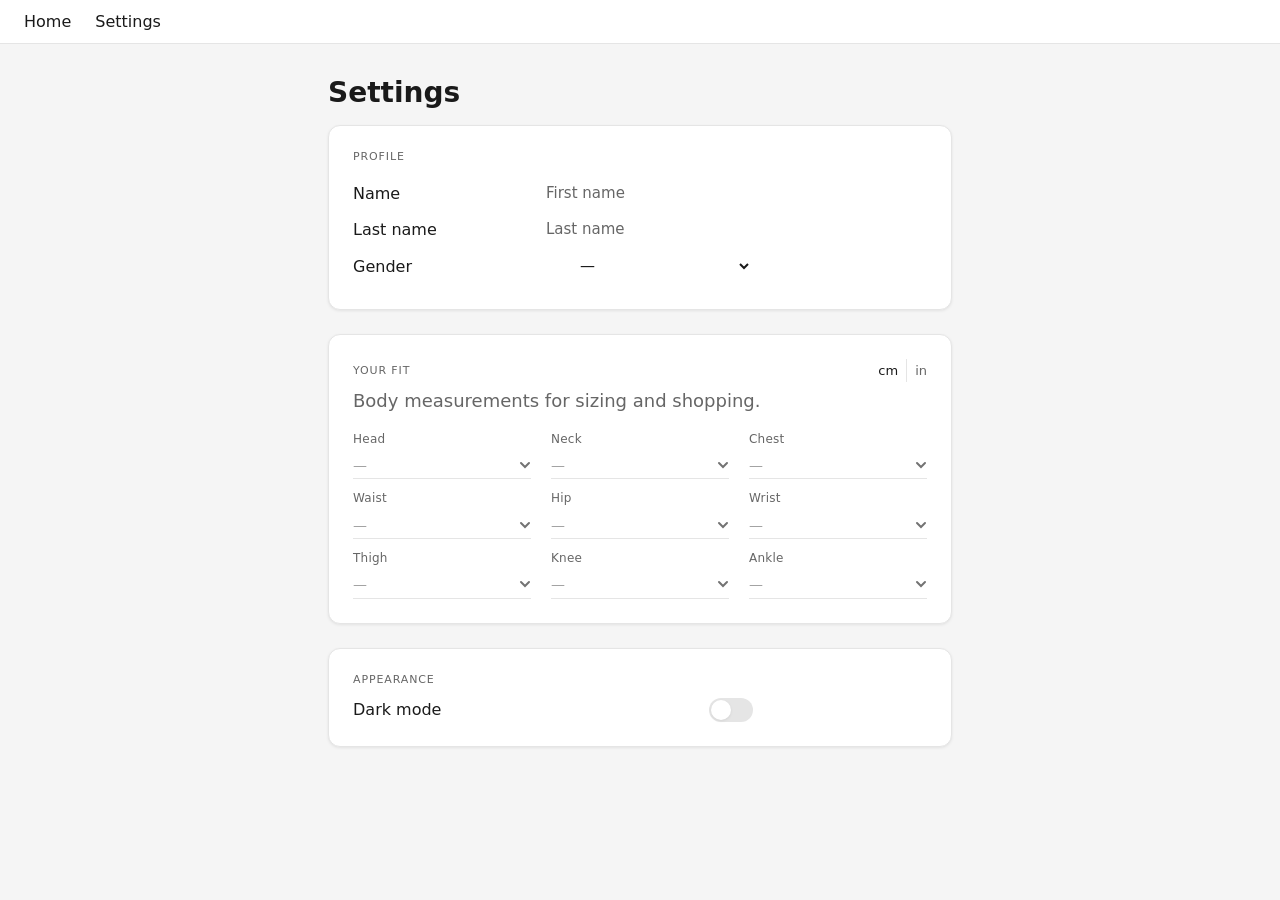
<file: settings.html>
<!DOCTYPE html>
<html lang="en">
<head>
  <meta charset="UTF-8">
  <meta name="viewport" content="width=device-width, initial-scale=1.0, viewport-fit=cover">
  <title>Settings</title>
  <link rel="stylesheet" href="styles.css">
</head>
<body>
  <nav>
    <a href="index.html">Home</a>
    <a href="settings.html">Settings</a>
  </nav>
  <main>
    <h1>Settings</h1>
    <section class="settings-section">
      <h2 class="section-label">Profile</h2>
      <div class="setting-row">
        <label for="profile-name">Name</label>
        <input type="text" id="profile-name" class="setting-input" placeholder="First name" autocomplete="given-name">
      </div>
      <div class="setting-row">
        <label for="profile-last-name">Last name</label>
        <input type="text" id="profile-last-name" class="setting-input" placeholder="Last name" autocomplete="family-name">
      </div>
      <div class="setting-row">
        <label for="profile-gender">Gender</label>
        <select id="profile-gender" class="setting-input setting-select" aria-label="Gender">
          <option value="">—</option>
          <option value="man">Man</option>
          <option value="woman">Woman</option>
          <option value="fluid">Fluid</option>
        </select>
      </div>
    </section>
    <section class="fit-section settings-section" aria-labelledby="fit-heading">
      <div class="fit-section-header">
        <h2 class="section-label" id="fit-heading">Your fit</h2>
        <div class="fit-unit-toggle" role="group" aria-label="Measurement unit">
          <button type="button" class="fit-unit-btn" data-unit="cm" aria-pressed="true">cm</button>
          <button type="button" class="fit-unit-btn" data-unit="in" aria-pressed="false">in</button>
        </div>
      </div>
      <p class="fit-section-desc hero-tagline" id="fit-section-desc">Body measurements for sizing and shopping.</p>
      <div class="fit-measurements" id="fit-measurements">
        <div class="fit-field">
          <label for="fit-head">Head</label>
          <select id="fit-head" class="fit-select" aria-label="Head circumference cm"></select>
        </div>
        <div class="fit-field">
          <label for="fit-neck">Neck</label>
          <select id="fit-neck" class="fit-select" aria-label="Neck circumference cm"></select>
        </div>
        <div class="fit-field">
          <label for="fit-chest">Chest</label>
          <select id="fit-chest" class="fit-select" aria-label="Chest circumference cm"></select>
        </div>
        <div class="fit-field">
          <label for="fit-waist">Waist</label>
          <select id="fit-waist" class="fit-select" aria-label="Waist circumference cm"></select>
        </div>
        <div class="fit-field">
          <label for="fit-hip">Hip</label>
          <select id="fit-hip" class="fit-select" aria-label="Hip circumference cm"></select>
        </div>
        <div class="fit-field">
          <label for="fit-wrist">Wrist</label>
          <select id="fit-wrist" class="fit-select" aria-label="Wrist circumference cm"></select>
        </div>
        <div class="fit-field">
          <label for="fit-thigh">Thigh</label>
          <select id="fit-thigh" class="fit-select" aria-label="Thigh circumference cm"></select>
        </div>
        <div class="fit-field">
          <label for="fit-knee">Knee</label>
          <select id="fit-knee" class="fit-select" aria-label="Knee circumference cm"></select>
        </div>
        <div class="fit-field">
          <label for="fit-ankle">Ankle</label>
          <select id="fit-ankle" class="fit-select" aria-label="Ankle circumference cm"></select>
        </div>
      </div>
    </section>
    <section class="settings-section">
      <h2 class="section-label">Appearance</h2>
      <div class="setting-row">
        <label for="dark-mode-toggle">Dark mode</label>
        <button type="button" id="dark-mode-toggle" class="toggle" role="switch" aria-checked="false">
          <span class="toggle-track">
            <span class="toggle-thumb"></span>
          </span>
        </button>
      </div>
    </section>
  </main>
  <script src="theme.js"></script>
  <script src="settings.js"></script>
</body>
</html>
</file>
<file: styles.css>
:root {
  --bg: #f5f5f5;
  --surface: #ffffff;
  --text: #1a1a1a;
  --text-muted: #666;
  --accent: #2563eb;
  --accent-hover: #1d4ed8;
  --border: #e5e5e5;
  --nav-bg: #fff;
  --shadow: rgba(0, 0, 0, 0.08);
  --viewport-height: 100vh;
}

[data-theme="dark"] {
  --bg: #0f0f0f;
  --surface: #1a1a1a;
  --text: #f0f0f0;
  --text-muted: #a0a0a0;
  --accent: #3b82f6;
  --accent-hover: #60a5fa;
  --border: #2a2a2a;
  --nav-bg: #141414;
  --shadow: rgba(0, 0, 0, 0.3);
}

* {
  box-sizing: border-box;
}

/* View Transitions: smooth morph between list and grid */
@supports (view-transition-name: none) {
  ::view-transition-group(*) {
    animation-duration: 0.45s;
    animation-timing-function: cubic-bezier(0.32, 0.72, 0, 1);
  }
  ::view-transition-old(*),
  ::view-transition-new(*) {
    animation-duration: 0.45s;
    animation-timing-function: cubic-bezier(0.32, 0.72, 0, 1);
  }
}

body {
  margin: 0;
  min-height: 100vh;
  font-family: system-ui, -apple-system, sans-serif;
  background: var(--bg);
  color: var(--text);
  transition: background 0.2s, color 0.2s;
}

nav {
  background: var(--nav-bg);
  border-bottom: 1px solid var(--border);
  padding: 0.75rem 1.5rem;
  display: flex;
  gap: 1.5rem;
}

nav a {
  color: var(--text);
  text-decoration: none;
  font-weight: 500;
}

nav a:hover {
  color: var(--accent);
}

main {
  max-width: 42rem;
  margin: 0 auto;
  padding: 2rem 1.5rem;
}

h1 {
  margin: 0 0 1rem;
  font-size: 1.75rem;
}

h2 {
  margin: 0 0 1rem;
  font-size: 1.1rem;
  font-weight: 600;
  color: var(--text-muted);
}

p {
  margin: 0;
  color: var(--text-muted);
}

a {
  color: var(--accent);
}

a:hover {
  color: var(--accent-hover);
}

.settings-section {
  background: var(--surface);
  border: 1px solid var(--border);
  border-radius: 12px;
  padding: 1.5rem;
  margin-bottom: 1.5rem;
  box-shadow: 0 1px 3px var(--shadow);
}

.settings-section:last-child {
  margin-bottom: 0;
}

.setting-row {
  width: 400px;
  display: flex;
  align-items: center;
  justify-content: space-between;
  gap: 0.5rem;
}

.setting-row label {
  font-weight: 500;
  cursor: pointer;
}

.setting-input {
  max-width: 16rem;
  padding: 0.5rem 0.75rem;
  font-size: 0.9375rem;
  font-family: inherit;
  color: var(--text);
  background: transparent;
  border: 1px solid transparent;
  border-radius: 8px;
  transition: background 0.2s, border-color 0.2s;
}

.setting-input::placeholder {
  color: var(--text-muted);
}

.setting-input:focus {
  outline: none;
  background: var(--bg);
  border-color: var(--accent);
}

.setting-select {
  width: 190px;
  min-width: 10rem;
  padding-right: 2rem;
  appearance: auto;
  cursor: pointer;
}

/* Toggle switch */
.toggle {
  --track-width: 44px;
  --track-height: 24px;
  --thumb-size: 20px;
  --thumb-offset: 2px;
  background: none;
  border: none;
  padding: 0;
  cursor: pointer;
  display: inline-flex;
  align-items: center;
}

.toggle-track {
  width: var(--track-width);
  height: var(--track-height);
  background: var(--border);
  border-radius: 999px;
  position: relative;
  transition: background 0.2s;
}

.toggle-thumb {
  position: absolute;
  top: var(--thumb-offset);
  left: var(--thumb-offset);
  width: var(--thumb-size);
  height: var(--thumb-size);
  background: var(--surface);
  border-radius: 50%;
  box-shadow: 0 1px 3px var(--shadow);
  transition: transform 0.2s;
}

.toggle[aria-checked="true"] .toggle-track {
  background: var(--accent);
}

.toggle[aria-checked="true"] .toggle-thumb {
  transform: translateX(calc(var(--track-width) - var(--thumb-size) - 2 * var(--thumb-offset)));
}

.toggle:focus-visible {
  outline: 2px solid var(--accent);
  outline-offset: 2px;
  border-radius: 999px;
}

/* ----- Landing (Armadio) ----- */
/* Default: light (theme.js sets data-theme="" for light) */
.landing {
  --landing-bg: #fafafa;
  --landing-surface: #ffffff;
  --landing-surface-dim: #f0f0f0;
  --landing-text: #171717;
  --landing-muted: #737373;
  --landing-tagline-sub: #a3a3a3;
  --landing-border: #e5e5e5;
  --landing-accent: #525252;
  --landing-accent-hover: #171717;
  --landing-shadow: rgba(0, 0, 0, 0.06);
}

[data-theme="dark"] .landing {
  --landing-bg: #0a0a0a;
  --landing-surface: #111111;
  --landing-surface-dim: #0d0d0d;
  --landing-text: #eaeaea;
  --landing-muted: #737373;
  --landing-tagline-sub: #525252;
  --landing-border: #262626;
  --landing-accent: #a3a3a3;
  --landing-accent-hover: #eaeaea;
  --landing-shadow: rgba(0, 0, 0, 0.4);
  --landing-avatar-border: rgba(255, 255, 255, 0.08);
}

.landing {
  background: var(--landing-bg);
  color: var(--landing-text);
}

.landing {
  font-family: 'DM Sans', system-ui, -apple-system, sans-serif;
  min-height: 100vh;
  display: flex;
  flex-direction: column;
}

.landing-nav {
  display: flex;
  align-items: center;
  justify-content: space-between;
  padding: 1.25rem 2rem;
  border-bottom: 1px solid var(--landing-border);
  background: var(--landing-bg);
}

.landing-nav .logo {
  display: inline-flex;
  align-items: center;
  gap: 0.5rem;
  font-weight: 600;
  font-size: 1rem;
  letter-spacing: -0.02em;
  color: var(--landing-text);
  text-decoration: none;
}

.logo-icon {
  display: inline-flex;
  flex-shrink: 0;
}

.logo-icon svg {
  width: 28px;
  height: 28px;
}

.logo-outer {
  fill: #171717;
}

.logo-triangle {
  fill: #fafafa;
}

[data-theme="dark"] .logo-outer {
  fill: #eaeaea;
}

[data-theme="dark"] .logo-triangle {
  fill: #0a0a0a;
}

.landing-nav .logo:hover {
  color: var(--landing-accent-hover);
}

.landing-nav .nav-link {
  font-size: 0.875rem;
  color: var(--landing-muted);
  text-decoration: none;
}

.landing-nav .nav-link:hover {
  color: var(--landing-text);
}

.landing-main {
  flex: 1;
  max-width: 42rem;
  margin: 0 auto;
  padding: 4rem 2rem 6rem;
  width: 100%;
}

.hero {
  margin-bottom: 2.5rem;
}

.hero-inner {
  display: flex;
  align-items: center;
  justify-content: space-between;
  gap: 1.5rem;
}

.hero-text {
  min-width: 0;
}

.hero-title {
  font-size: clamp(2.25rem, 5vw, 3rem);
  font-weight: 600;
  letter-spacing: -0.03em;
  margin: 0 0 0.75rem;
  color: var(--landing-text);
}

.hero-add {
  display: flex;
  flex-direction: column;
  align-items: center;
  gap: 0.375rem;
  flex-shrink: 0;
}

.add-hero-btn {
  width: 80px;
  height: 80px;
  gap: 0px;
  border-radius: 50%;
  border: 1px solid var(--landing-border);
  background: var(--landing-surface);
  color: var(--landing-muted);
  cursor: pointer;
  display: flex;
  align-items: center;
  justify-content: center;
  padding: 0;
  transition: transform 0.2s ease, box-shadow 0.2s ease, background 0.2s ease;
  font: inherit;
}

.add-hero-btn:hover {
  transform: scale(1.03);
  box-shadow: 0 8px 24px var(--landing-shadow);
  background: var(--landing-surface);
  color: var(--landing-text);
}

.add-hero-btn:focus-visible {
  outline: 2px solid var(--accent);
  outline-offset: 2px;
}

.add-hero-btn-icon {
  display: flex;
  align-items: center;
  justify-content: center;
  line-height: 0;
}

.add-hero-btn-icon svg {
  width: 24px;
  height: 24px;
}

.hero-tagline {
  font-size: 1.125rem;
  color: var(--landing-muted);
  margin: 0;
  line-height: 1.2;
  font-weight: 400;
}

.hero-tagline-line2 {
  color: var(--landing-tagline-sub);
}

.section-label {
  font-size: 0.6875rem;
  font-weight: 500;
  letter-spacing: 0.08em;
  text-transform: uppercase;
  color: var(--landing-muted, var(--text-muted));
  margin: 0 0 1.25rem;
}

.settings-section .section-label {
  margin-bottom: 0.75rem;
}

.feature-grid {
  display: grid;
  gap: 1.5rem;
  margin-bottom: 2rem;
}

/* ----- Your items ----- */
.items-section {
  margin-bottom: 3.5rem;
}

.items-section-header {
  display: flex;
  align-items: center;
  justify-content: space-between;
  gap: 1rem;
  margin-bottom: 1.25rem;
}

.items-section-header .section-label {
  margin: 0;
}

.items-view-toggle {
  display: inline-flex;
  align-items: center;
  gap: 0.35rem;
  font-size: 0.6875rem;
  font-weight: 500;
  letter-spacing: 0.08em;
  text-transform: uppercase;
  color: var(--landing-muted, var(--text-muted));
  background: none;
  border: none;
  padding: 0.25rem 0;
  cursor: pointer;
  font-family: inherit;
  flex-shrink: 0;
  transition: color 0.15s;
}

.items-view-toggle-icon {
  display: inline-flex;
  align-items: center;
  justify-content: center;
  color: inherit;
}

.items-view-toggle-icon svg {
  display: block;
}

.items-view-toggle:hover {
  color: var(--landing-text);
}

.items-view-toggle:focus-visible {
  outline: 2px solid var(--accent);
  outline-offset: 2px;
  border-radius: 4px;
}

.items-grid {
  display: none;
  column-count: 3;
  column-gap: 1rem;
}

.items-grid.is-visible {
  display: block;
}

.items-section.has-items.items-view-grid .items-list {
  display: none;
}

.items-grid-card {
  break-inside: avoid;
  margin-bottom: 1rem;
  cursor: pointer;
  background: transparent;
  transition: transform 0.2s ease;
}

.items-grid-card:hover .items-grid-card-photo {
  box-shadow: 0 8px 24px var(--landing-shadow);
}

.items-grid-card-photo {
  position: relative;
  width: 100%;
  border-radius: 12px;
  overflow: visible;
  background: var(--landing-surface-dim);
  border: 1px solid var(--landing-border);
  transition: box-shadow 0.2s ease;
}

.items-grid-card-photo > img {
  display: block;
  width: 100%;
  border-radius: 12px;
  overflow: hidden;
}

.items-grid-card-photo > .items-grid-card-photo-placeholder {
  display: flex;
  align-items: center;
  justify-content: center;
  width: 100%;
  border-radius: 12px;
  overflow: hidden;
}

.items-grid-card-photo img {
  width: 100%;
  height: auto;
  vertical-align: middle;
}

.items-grid-card-menu-btn {
  position: absolute;
  top: 6px;
  right: 6px;
  width: 32px;
  height: 32px;
  display: flex;
  align-items: center;
  justify-content: center;
  padding: 0;
  border: none;
  border-radius: 8px;
  background: rgba(255, 255, 255, 0.5);
  backdrop-filter: blur(8px);
  -webkit-backdrop-filter: blur(8px);
  color: rgba(0, 0, 0, 0.8);
  cursor: pointer;
  transition: background 0.15s, color 0.15s;
}

.items-grid-card-menu-btn:hover {
  background: rgba(255, 255, 255, 0.75);
  color: rgba(0, 0, 0, 0.95);
}

.items-grid-card-menu-btn:focus-visible {
  outline: 2px solid rgba(0, 0, 0, 0.4);
  outline-offset: 2px;
}

.items-grid-card-menu {
  position: absolute;
  top: 38px;
  right: 6px;
  min-width: 120px;
  padding: 4px 0;
  background: var(--landing-surface);
  border: 1px solid var(--landing-border);
  border-radius: 10px;
  box-shadow: 0 8px 24px var(--landing-shadow);
  z-index: 10;
  display: flex;
  flex-direction: column;
}

.items-grid-card-menu[hidden] {
  display: none;
}

.items-grid-card-menu-item {
  display: block;
  width: 100%;
  padding: 0.5rem 0.75rem;
  font-size: 0.8125rem;
  font-family: inherit;
  text-align: left;
  color: var(--landing-text);
  background: none;
  border: none;
  cursor: pointer;
  transition: background 0.1s;
}

.items-grid-card-menu-item:hover {
  background: var(--landing-surface-dim);
}

.items-grid-card-menu-item:focus-visible {
  outline: none;
  background: var(--landing-surface-dim);
}

.items-grid-card-photo-placeholder {
  width: 100%;
  aspect-ratio: 1;
  display: flex;
  align-items: center;
  justify-content: center;
  color: var(--landing-muted);
  background: var(--landing-surface-dim);
  border-radius: 12px;
  border: 1px solid var(--landing-border);
}

.items-grid-card-photo-placeholder svg {
  width: 32px;
  height: 32px;
}

.items-grid-card-info {
  display: flex;
  align-items: flex-start;
  gap: 0.5rem;
  padding: 0.5rem 0 0;
  background: transparent;
}

.items-grid-card-avatar {
  width: 24px;
  height: 24px;
  min-width: 24px;
  border-radius: 50%;
  overflow: hidden;
  background: var(--landing-surface-dim);
  border: 1px solid var(--landing-avatar-border, rgba(0, 0, 0, 0.06));
  display: flex;
  align-items: center;
  justify-content: center;
}

.items-grid-card-avatar img {
  width: 100%;
  height: 100%;
  object-fit: cover;
}

.items-grid-card-avatar-initials {
  font-size: 0.5625rem;
  font-weight: 600;
  color: var(--landing-muted);
  letter-spacing: 0.02em;
}

.items-grid-card-text {
  min-width: 0;
}

.items-grid-card-line1 {
  font-size: 0.6875rem;
  font-weight: 500;
  color: var(--landing-text);
  margin: 0;
  line-height: 1.3;
  white-space: nowrap;
  overflow: hidden;
  text-overflow: ellipsis;
}

.items-grid-card-line2 {
  font-size: 0.625rem;
  color: var(--landing-muted);
  margin: 0.11rem 0 0;
  line-height: 1.3;
  white-space: nowrap;
  overflow: hidden;
  display: flex;
  align-items: center;
  gap: 2px;
}

.items-grid-card-line2 .items-grid-card-line2-text {
  min-width: 0;
  overflow: hidden;
  text-overflow: ellipsis;
}

.items-grid-card-line2 .items-grid-card-swatch {
  flex-shrink: 0;
  width: 10px;
  height: 10px;
  min-width: 10px;
  border-radius: 50%;
  border: 1px solid rgba(0, 0, 0, 0.12);
  vertical-align: middle;
}

.items-grid-card-line2 .items-grid-card-swatch + .items-grid-card-swatch {
  margin-left: -6px;
}

[data-theme="dark"] .items-grid-card-line2 .items-grid-card-swatch {
  border-color: rgba(255, 255, 255, 0.2);
}

@media (max-width: 480px) {
  .items-grid {
    column-count: 2;
    column-gap: 0.75rem;
  }
  .items-grid-card {
    margin-bottom: 0.75rem;
  }
}

/* ----- Your style ----- */
.style-section {
  margin-bottom: 3.5rem;
}

.style-summary.hero-tagline {
  margin: 0;
}

/* ----- Your fit ----- */
body:not(.landing) .fit-section {
  --landing-text: var(--text);
  --landing-muted: var(--text-muted);
  --landing-border: var(--border);
  --landing-surface: var(--surface);
  --landing-surface-dim: var(--bg);
  --landing-shadow: var(--shadow);
}

.fit-section {
  margin-bottom: 3.5rem;
}

.fit-section.settings-section {
  margin-bottom: 1.5rem;
}

.fit-section-header {
  display: flex;
  align-items: center;
  justify-content: space-between;
  gap: 1rem;
  margin-bottom: 0.5rem;
}

.fit-section-header .section-label {
  margin: 0;
}

.fit-unit-toggle {
  display: inline-flex;
  align-items: center;
  gap: 0;
}

.fit-unit-btn {
  padding: 0.25rem 0;
  font-size: 0.8125rem;
  font-weight: 500;
  font-family: inherit;
  color: var(--landing-muted);
  background: none;
  border: none;
  cursor: pointer;
  transition: color 0.15s;
}

.fit-unit-btn:last-child {
  border-left: 1px solid var(--landing-border);
  padding-left: 0.5rem;
  margin-left: 0.5rem;
}

.fit-unit-btn:hover {
  color: var(--landing-text);
}

.fit-unit-btn.is-active,
.fit-unit-btn[aria-pressed="true"] {
  color: var(--landing-text);
}

.fit-unit-btn:focus-visible {
  outline: 2px solid var(--accent);
  outline-offset: 2px;
  border-radius: 2px;
}

.fit-section-desc.hero-tagline {
  margin: 0 0 1.25rem;
  font-size: 1.125rem;
  color: var(--landing-muted);
  line-height: 1.2;
}

.fit-measurements {
  display: grid;
  grid-template-columns: repeat(3, 1fr);
  gap: 0.75rem 1.25rem;
}

.fit-field {
  display: flex;
  flex-direction: column;
  gap: 0.35rem;
}

.fit-field label {
  font-size: 0.75rem;
  font-weight: 500;
  color: var(--landing-muted);
  letter-spacing: 0.02em;
}

.fit-select {
  width: 100%;
  min-width: 8rem;
  max-width: none;
  padding: 0.35rem 1.75rem 0.35rem 0;
  font-size: 0.875rem;
  font-family: inherit;
  color: var(--landing-text);
  background: transparent;
  border: none;
  border-bottom: 1px solid var(--landing-border);
  border-radius: 0;
  transition: border-color 0.15s;
  appearance: none;
  -webkit-appearance: none;
  background-image: url("data:image/svg+xml,%3Csvg xmlns='http://www.w3.org/2000/svg' width='12' height='12' viewBox='0 0 12 12' fill='none' stroke='%23737373' stroke-width='2' stroke-linecap='round'%3E%3Cpath d='M2 4l4 4 4-4'/%3E%3C/svg%3E");
  background-repeat: no-repeat;
  background-position: right 0 center;
  cursor: pointer;
}

.fit-select:hover {
  border-bottom-color: var(--landing-muted);
}

.fit-select:focus {
  outline: none;
  border-bottom-color: var(--landing-accent, var(--accent));
}

.fit-select.is-placeholder {
  color: #a3a3a3;
}

.items-list {
  list-style: none;
  margin: 0;
  padding: 0;
  display: flex;
  flex-direction: column;
  gap: 0.75rem;
}

.items-list li {
  display: flex;
  align-items: center;
  justify-content: space-between;
  min-height: 68px;
  padding: 0.875rem 1rem;
  background: transparent;
  border: none;
  border-top: 1px solid var(--landing-border);
  border-radius: 0;
  font-size: 0.875rem;
  color: var(--landing-text);
  gap: 1rem;
  transition: background 0.2s ease, box-shadow 0.2s ease, border-radius 0.2s ease, transform 0.2s ease;
}

.items-list li:has(.item-drag-handle:hover),
.items-list li.is-dragging {
  background: #fff;
  box-shadow: 0 8px 24px var(--landing-shadow);
  border-radius: 12px;
}

/* SortableJS: placeholder for drop target */
.items-list .sortable-ghost {
  opacity: 0.35;
  background: var(--landing-surface-dim);
  border: 2px dashed var(--landing-border);
  border-radius: 12px;
  min-height: 68px;
}

.items-list .sortable-drag {
  opacity: 0.95;
  box-shadow: 0 12px 32px var(--landing-shadow);
}

.items-list .item-drag-handle {
  display: flex;
  align-items: center;
  justify-content: center;
  flex-shrink: 0;
  width: 36px;
  height: 36px;
  margin: 0;
  padding: 0;
  font: inherit;
  color: var(--landing-muted);
  cursor: grab;
  border: none;
  background: none;
  border-radius: 8px;
  transition: color 0.15s, background 0.15s;
}

.items-list .item-drag-handle:hover {
  color: var(--landing-text);
  background: var(--landing-surface-dim);
}

.items-list .item-drag-handle:active {
  cursor: grabbing;
}

.items-list .item-photo {
  flex: 0 0 68px;
  width: 68px;
  height: 68px;
  min-width: 68px;
  min-height: 68px;
  border-radius: 12px;
  overflow: hidden;
  background: var(--landing-surface-dim);
  border: 1px solid var(--landing-border);
  display: flex;
  align-items: center;
  justify-content: center;
}

.items-list .item-photo[data-index] {
  cursor: pointer;
  overflow: visible;
  transition: transform 0.2s ease, box-shadow 0.2s ease;
}

.items-list .item-photo[data-index]:hover {
  transform: scale(1.03);
  box-shadow: 0 8px 24px var(--landing-shadow);
}

.items-list .item-photo-crop {
  display: block;
  width: 100%;
  height: 100%;
  min-width: 0;
  min-height: 0;
  border-radius: 12px;
  overflow: hidden;
}

.items-list .item-photo img {
  width: 100%;
  height: 100%;
  object-fit: cover;
}

.items-list .item-photo--placeholder {
  cursor: pointer;
  color: var(--landing-muted);
  background: #fff;
  transition: transform 0.2s ease, box-shadow 0.2s ease, background 0.2s ease, border-color 0.2s ease, color 0.2s ease;
  position: relative;
}

.items-list .item-photo-placeholder-icon {
  display: flex;
  align-items: center;
  justify-content: center;
}

.items-list .item-photo-placeholder-icon svg {
  width: 24px;
  height: 24px;
}

.items-list .item-photo--placeholder:hover {
  transform: scale(1.03);
  box-shadow: 0 8px 24px var(--landing-shadow);
  background: var(--landing-surface);
  border-color: var(--landing-border);
  color: var(--landing-text);
}

.items-list .item-photo--placeholder:hover::after {
  opacity: 1;
}

.items-list .item-photo--placeholder::after {
  content: attr(data-tooltip);
  position: absolute;
  bottom: calc(100% + 8px);
  left: 50%;
  transform: translateX(-50%);
  padding: 0.375rem 0.625rem;
  background: #fff;
  color: #6b7280;
  font-size: 0.75rem;
  font-weight: 500;
  white-space: nowrap;
  border-radius: 6px;
  box-shadow: 0 2px 8px rgba(0, 0, 0, 0.12);
  opacity: 0;
  pointer-events: none;
  transition: opacity 0.15s;
}

.items-list .item-photo--placeholder:focus-visible {
  outline: 2px solid var(--accent);
  outline-offset: 2px;
}

.items-list button.item-photo--placeholder {
  font-family: inherit;
}

.items-list .item-avatar {
  width: 40px;
  height: 40px;
  min-width: 40px;
  border-radius: 50%;
  overflow: hidden;
  background: #ffffff;
  display: flex;
  align-items: center;
  justify-content: center;
  border: 1px solid var(--landing-avatar-border, rgba(0, 0, 0, 0.06));
}

.items-list .item-avatar img {
  width: 100%;
  height: 100%;
  object-fit: cover;
  filter: brightness(0.97) contrast(1.02);
}

.items-list .item-avatar-initials {
  font-size: 0.75rem;
  font-weight: 600;
  color: var(--landing-muted);
  letter-spacing: 0.02em;
}

.items-list .item-avatar--initials .item-avatar-initials {
  display: flex;
}

.items-list .item-content {
  flex: 1;
  min-width: 0;
}

.items-list .item-actions {
  display: flex;
  align-items: center;
  gap: 0.25rem;
  flex-shrink: 0;
}

.items-list .item-action {
  display: inline-flex;
  align-items: center;
  justify-content: center;
  padding: 0.375rem;
  color: var(--landing-muted);
  background: none;
  border: none;
  border-radius: 6px;
  cursor: pointer;
  transition: color 0.15s, background 0.15s;
}

.items-list .item-action:hover {
  color: var(--landing-text);
  background: var(--landing-surface-dim);
}

.items-list .item-action.item-delete:hover {
  color: #b91c1c;
}

.items-list .item-name {
  font-weight: 500;
}

.items-list .item-meta {
  color: var(--landing-muted);
  font-size: 0.8125rem;
  margin-top: 0.25rem;
  display: flex;
  align-items: center;
  gap: 0.35rem;
}

.items-list .item-color-swatch {
  display: inline-block;
  width: 10px;
  height: 10px;
  min-width: 10px;
  margin-right: 0;
  margin-left: 0;
  border-radius: 50%;
  border: 1px solid rgba(0, 0, 0, 0.12);
  vertical-align: middle;
}

.items-list .item-color-swatch + .item-color-swatch {
  margin-left: -8px;
}

[data-theme="dark"] .items-list .item-color-swatch {
  border-color: rgba(255, 255, 255, 0.2);
}

.items-empty {
  display: flex;
  flex-direction: column;
  align-items: center;
  text-align: center;
  padding: 3rem 2rem;
  margin: 0;
  background: var(--landing-surface);
  border: 1px solid var(--landing-border);
  border-radius: 16px;
  box-shadow: 0 1px 3px var(--landing-shadow);
}

.items-empty-icon {
  display: flex;
  align-items: center;
  justify-content: center;
  width: 80px;
  height: 80px;
  margin-bottom: 1.25rem;
  color: var(--landing-muted);
  background: var(--landing-surface-dim);
  border-radius: 50%;
}

.items-empty-icon-img {
  display: block;
  object-fit: contain;
  opacity: 0.9;
}

[data-theme="dark"] .items-empty-icon-img {
  filter: invert(1);
  opacity: 0.85;
}

.items-empty-title {
  font-size: 1.25rem;
  font-weight: 600;
  letter-spacing: -0.02em;
  margin: 0 0 0.5rem;
  color: var(--landing-text);
}

.items-empty-desc {
  font-size: 0.9375rem;
  line-height: 1.5;
  color: var(--landing-muted);
  margin: 0 0 1.5rem;
  max-width: 20rem;
}

.items-empty-cta {
  display: inline-flex;
  align-items: center;
  justify-content: center;
  padding: 0.625rem 1.25rem;
  font-size: 0.875rem;
  font-weight: 500;
  font-family: inherit;
  color: var(--landing-surface);
  background: var(--landing-text);
  border: none;
  border-radius: 10px;
  cursor: pointer;
  transition: background 0.2s ease, transform 0.15s ease;
}

.items-empty-cta:hover {
  background: var(--landing-accent-hover);
  transform: translateY(-1px);
}

.items-empty-cta:focus-visible {
  outline: 2px solid var(--accent);
  outline-offset: 2px;
}

.items-section:not(.has-items) .items-list {
  display: none;
}

.items-section.has-items .items-empty {
  display: none;
}

@media (min-width: 640px) {
  .feature-grid {
    grid-template-columns: 1fr 1fr;
  }
}

.feature-card {
  padding: 1.5rem;
  background: var(--landing-surface);
  border: 1px solid var(--landing-border);
  border-radius: 12px;
  transition: transform 0.2s ease, box-shadow 0.2s ease, background 0.2s ease;
  cursor: pointer;
}

.feature-grid:hover .feature-card {
  background: var(--landing-surface-dim);
}

.feature-grid .feature-card:hover {
  transform: scale(1.03);
  box-shadow: 0 8px 24px var(--landing-shadow);
  background: var(--landing-surface);
}

.feature-icon {
  color: var(--landing-muted);
  margin-bottom: 1rem;
}

.feature-title {
  font-size: 1rem;
  font-weight: 600;
  letter-spacing: -0.02em;
  margin: 0 0 0.5rem;
  color: var(--landing-text);
}

.feature-desc {
  font-size: 0.875rem;
  line-height: 1.6;
  color: var(--landing-muted);
  margin: 0;
}

.cta {
  text-align: center;
  padding: 2rem 0;
}

.cta-text {
  font-size: 0.9375rem;
  color: var(--landing-muted);
  margin: 0 0 1.5rem;
  max-width: 28rem;
  margin-left: auto;
  margin-right: auto;
}

.cta-button {
  display: inline-block;
  padding: 0.625rem 1.25rem;
  font-size: 0.875rem;
  font-weight: 500;
  color: var(--landing-bg);
  background: var(--landing-text);
  border-radius: 8px;
  text-decoration: none;
  transition: background 0.15s, color 0.15s;
}

.cta-button:hover {
  background: var(--landing-accent-hover);
  color: var(--landing-bg);
}

.landing-footer {
  padding: 1.25rem 2rem;
  border-top: 1px solid var(--landing-border);
  text-align: center;
}

.footer-brand {
  font-size: 0.75rem;
  color: var(--landing-muted);
  font-weight: 500;
}

.landing-footer .cta-text {
  margin: 4px auto 0;
  max-width: 28rem;
  font-size: 10px;
  color: var(--landing-muted);
  opacity: 0.7;
}

/* ----- Add item modal ----- */
.modal-backdrop {
  position: fixed;
  inset: 0;
  background: rgba(0, 0, 0, 0.4);
  backdrop-filter: blur(6px);
  -webkit-backdrop-filter: blur(6px);
  display: flex;
  align-items: center;
  justify-content: center;
  padding: 2rem;
  z-index: 1000;
  opacity: 0;
  visibility: hidden;
  transition: opacity 0.2s ease, visibility 0.2s ease;
}

.modal-backdrop.is-open {
  opacity: 1;
  visibility: visible;
}

.modal-backdrop.is-open .modal {
  transform: scale(1);
  opacity: 1;
}

.modal-header {
  display: flex;
  align-items: center;
  justify-content: space-between;
  margin-bottom: 1.5rem;
}

.modal-close {
  display: inline-flex;
  align-items: center;
  justify-content: center;
  width: 32px;
  height: 32px;
  padding: 0;
  font-size: 1.5rem;
  line-height: 1;
  color: #737373;
  background: none;
  border: none;
  border-radius: 6px;
  cursor: pointer;
  transition: color 0.15s, background 0.15s;
}

.modal-close:hover {
  color: #171717;
  background: #f0f0f0;
}

.modal {
  background: #ffffff;
  color: #171717;
  border-radius: 14px;
  padding: 1.75rem 2rem;
  width: 100%;
  max-width: 22rem;
  box-shadow: 0 24px 48px rgba(0, 0, 0, 0.2);
  transform: scale(0.96);
  opacity: 0;
  transition: transform 0.2s ease, opacity 0.2s ease;
}

.modal-title {
  font-size: 1.125rem;
  font-weight: 600;
  letter-spacing: -0.02em;
  margin: 0;
}

#add-modal.modal {
  max-width: 36rem;
}

.add-modal-layout {
  display: grid;
  grid-template-columns: 1fr 1fr;
  gap: 1.5rem;
  align-items: stretch;
  margin-bottom: 1.25rem;
}

.add-modal-left {
  display: flex;
  flex-direction: column;
  min-height: 0;
}

.add-modal-left .edit-form-fields {
  flex: 1;
  min-height: 0;
}

.add-modal-right {
  display: flex;
  flex-direction: column;
  min-height: 0;
}

.add-item-photo-field {
  display: flex;
  flex-direction: column;
  flex: 1;
  min-height: 0;
  margin-top: 0;
  margin-bottom: 1.25rem;
}

@media (max-width: 520px) {
  .add-modal-layout {
    grid-template-columns: 1fr;
  }
}

.add-item-form {
  display: block;
}

.add-item-photo-drop {
  flex: 1;
  min-height: 100px;
  border: 2px dashed var(--landing-border);
  border-radius: 12px;
  background: var(--landing-surface-dim, #f0f0f0);
  display: flex;
  flex-direction: column;
  align-items: stretch;
  position: relative;
  cursor: pointer;
  transition: border-color 0.2s, background 0.2s;
  overflow: hidden;
}

.add-item-photo-drop:hover,
.add-item-photo-drop.is-dragover {
  border-color: var(--landing-muted);
  background: var(--landing-border, #e5e5e5);
}

.add-item-photo-empty {
  display: flex;
  flex: 1;
  flex-direction: column;
  align-items: center;
  padding: 1rem;
  text-align: center;
  min-height: 0;
}

.add-item-photo-empty-content {
  flex: 1;
  display: flex;
  flex-direction: column;
  align-items: center;
  justify-content: center;
  gap: 0.75rem;
  min-height: 0;
}

.add-item-photo-empty-icon {
  flex-shrink: 0;
  color: var(--landing-muted);
}

.add-item-photo-empty-icon svg {
  display: block;
}

.add-item-photo-icon-arrow {
  animation: add-item-photo-arrow-float 0.84s ease-in-out infinite;
}

@keyframes add-item-photo-arrow-float {
  0%, 100% { transform: translateY(0); }
  50% { transform: translateY(3px); }
}

.add-item-photo-empty-text {
  font-size: 0.8125rem;
  color: var(--landing-muted);
  line-height: 1.4;
  text-align: center;
}


.add-item-photo-preview {
  position: relative;
  width: 100%;
  flex-shrink: 0;
  display: flex;
  align-items: center;
  justify-content: center;
  padding: 0.5rem;
  box-sizing: border-box;
}

.add-item-photo-preview img {
  max-width: 100%;
  max-height: 140px;
  width: auto;
  height: auto;
  object-fit: contain;
  border-radius: 8px;
}

.add-item-photo-remove {
  position: absolute;
  top: 0.5rem;
  right: 0.5rem;
  width: 28px;
  height: 28px;
  display: flex;
  align-items: center;
  justify-content: center;
  padding: 0;
  font-size: 1.25rem;
  line-height: 1;
  color: var(--landing-muted);
  background: var(--landing-surface);
  border: 1px solid var(--landing-border);
  border-radius: 6px;
  cursor: pointer;
  transition: color 0.15s, background 0.15s;
}

.add-item-photo-remove[hidden] {
  display: none !important;
}

.add-item-photo-remove:hover {
  color: var(--landing-text);
  background: var(--landing-surface-dim);
}

.form-steps {
  position: relative;
  min-height: 5.5rem;
}

.form-step {
  display: none;
  animation: stepIn 0.2s ease;
}

.form-step.is-active {
  display: block;
}

@keyframes stepIn {
  from {
    opacity: 0;
    transform: translateX(8px);
  }
  to {
    opacity: 1;
    transform: translateX(0);
  }
}

.form-step label {
  display: block;
  font-size: 0.75rem;
  font-weight: 500;
  color: #525252;
  margin-bottom: 0.5rem;
}

.form-step input {
  width: 100%;
  padding: 0.625rem 0.75rem;
  font-size: 0.9375rem;
  font-family: inherit;
  color: #171717;
  background: #fafafa;
  border: 1px solid #e5e5e5;
  border-radius: 8px;
  box-sizing: border-box;
}

.form-step input::placeholder {
  color: #a3a3a3;
}

.form-step input:focus {
  outline: none;
  border-color: #737373;
  background: #fff;
}

.autocomplete-wrap {
  position: relative;
}

.autocomplete-list {
  position: absolute;
  left: 0;
  right: 0;
  top: 100%;
  margin: 4px 0 0;
  padding: 4px 0;
  max-height: 200px;
  overflow-y: auto;
  background: #fff;
  border: 1px solid #e5e5e5;
  border-radius: 8px;
  box-shadow: 0 8px 24px rgba(0, 0, 0, 0.1);
  list-style: none;
  z-index: 10;
  display: none;
}

.autocomplete-list.is-open {
  display: block;
}

.autocomplete-list.open-upward {
  top: auto;
  bottom: 100%;
  margin: 0 0 4px 0;
}

.autocomplete-item {
  padding: 0.5rem 0.75rem;
  font-size: 0.9375rem;
  cursor: pointer;
  color: #171717;
}

.autocomplete-item:hover,
.autocomplete-item.is-highlighted {
  background: #f0f0f0;
}

/* Color picker: swatch grid instead of text list */
.autocomplete-list.is-color-picker {
  padding: 10px;
  max-height: none;
  overflow: visible;
  display: none;
  grid-template-columns: repeat(6, 1fr);
  gap: 8px;
}

.autocomplete-list.is-color-picker.is-open {
  display: grid;
}

.color-swatch {
  display: block;
  width: 100%;
  aspect-ratio: 1;
  border-radius: 50%;
  border: 2px solid rgba(0, 0, 0, 0.08);
  cursor: pointer;
  transition: transform 0.12s ease, box-shadow 0.12s ease;
  padding: 0;
  font-size: 0;
  position: relative;
}

.color-swatch:hover {
  transform: scale(1.08);
  box-shadow: 0 2px 8px rgba(0, 0, 0, 0.15);
}

.color-swatch::after {
  content: attr(data-tooltip);
  position: absolute;
  bottom: calc(100% + 8px);
  left: 50%;
  transform: translateX(-50%);
  padding: 0.375rem 0.625rem;
  background: var(--landing-surface, #fff);
  color: var(--landing-text, #171717);
  font-size: 0.75rem;
  font-weight: 500;
  white-space: nowrap;
  border-radius: 6px;
  box-shadow: 0 2px 8px rgba(0, 0, 0, 0.12);
  border: 1px solid var(--landing-border, rgba(0, 0, 0, 0.08));
  opacity: 0;
  pointer-events: none;
  transition: opacity 0.15s ease;
  z-index: 1;
}

.color-swatch:hover::after {
  opacity: 1;
}

.color-swatch:focus-visible {
  outline: 2px solid var(--accent);
  outline-offset: 2px;
}

.color-swatch.is-selected {
  box-shadow: 0 0 0 2px #171717;
}

.color-swatch-check {
  position: absolute;
  inset: 0;
  display: flex;
  align-items: center;
  justify-content: center;
  color: #fff;
  pointer-events: none;
}

.color-swatch-check svg {
  display: block;
  filter: drop-shadow(0 0 1px rgba(0, 0, 0, 0.6));
}

.color-picker-done-wrap {
  grid-column: 1 / -1;
  margin-top: 10px;
  padding-top: 8px;
  border-top: 1px solid var(--landing-border, #e5e5e5);
  list-style: none;
}

.color-picker-done-btn {
  width: 100%;
  padding: 0.5rem 1rem;
  font-size: 0.875rem;
  font-weight: 500;
  font-family: inherit;
  color: var(--landing-text, #171717);
  background: var(--landing-surface-dim, #f0f0f0);
  border: 1px solid var(--landing-border, #e5e5e5);
  border-radius: 8px;
  cursor: pointer;
  transition: background 0.15s;
}

.color-picker-done-btn:hover {
  background: var(--landing-border, #e5e5e5);
}

.color-swatch[data-value="Animal print"] {
  background: linear-gradient(135deg, #8b6914 0%, #c4a035 25%, #5c4033 50%, #8b6914 75%, #c4a035 100%) !important;
  background-size: 200% 200%;
}

.color-swatch[data-value="Multi"] {
  background: linear-gradient(135deg, #db2777 0%, #7c3aed 33%, #60a5fa 66%, #fbbf24 100%) !important;
}

.modal-actions {
  display: flex;
  align-items: center;
  justify-content: space-between;
  gap: 0.75rem;
  margin-top: 1.5rem;
  padding-top: 1.25rem;
  border-top: 1px solid #e5e5e5;
}

.modal-btn {
  display: inline-flex;
  align-items: center;
  justify-content: center;
  padding: 0.5rem 0.75rem;
  font-size: 0.875rem;
  font-family: inherit;
  font-weight: 500;
  color: #525252;
  background: transparent;
  border: none;
  border-radius: 8px;
  cursor: pointer;
  transition: color 0.15s, background 0.15s;
}

.modal-btn:hover {
  color: #171717;
  background: #f0f0f0;
}

.modal-btn.modal-submit {
  color: #fff;
  background: #171717;
}

.modal-btn.modal-submit:hover {
  background: #262626;
  color: #fff;
}

.modal-btn[hidden] {
  display: none;
}

.modal--small {
  max-width: 18rem;
}

.modal-message {
  margin: 0 0 1.25rem;
  font-size: 0.9375rem;
  color: #525252;
  line-height: 1.5;
}

/* Photo modal */
#photo-modal.modal {
  max-width: 24rem;
}

.photo-modal-header-text {
  min-width: 0;
}

.photo-modal-subtitle {
  margin: 0.25rem 0 0;
  font-size: 0.8125rem;
  font-weight: 400;
  color: var(--landing-muted, #737373);
  line-height: 1.4;
}

.photo-modal-body {
  display: block;
  padding: 0;
  margin-top: 0;
}

.photo-file-input {
  position: absolute;
  width: 0.1px;
  height: 0.1px;
  opacity: 0;
  overflow: hidden;
  z-index: -1;
}

.photo-drop-zone {
  display: flex;
  align-items: center;
  justify-content: center;
  width: 100%;
  min-height: 160px;
  box-sizing: border-box;
  border: 2px solid var(--landing-border);
  border-radius: 24px;
  padding: 2rem;
  text-align: center;
  cursor: pointer;
  transition: border-color 0.2s, background 0.2s;
  background: var(--landing-surface-dim, #f0f0f0);
}

.photo-drop-zone:hover,
.photo-drop-zone.is-dragover {
  border-color: var(--landing-muted);
  background: var(--landing-border, #e5e5e5);
}

.photo-drop-text {
  display: block;
  margin: 0;
  font-size: 0.875rem;
  color: var(--landing-muted);
  line-height: 1.5;
  max-width: 16em;
}

.photo-drop-text--mobile {
  display: none;
}

@media (max-width: 768px) {
  .photo-drop-text--desktop {
    display: none;
  }
  .photo-drop-text--mobile {
    display: block;
  }
  .photo-drop-zone {
    min-height: 200px;
    padding: 2rem 1.5rem;
  }
  #photo-modal.modal {
    max-width: none;
  }
}

/* Photo preview modal (full-size image + details overlay) */
.photo-preview-modal {
  position: relative;
  max-width: min(90vw, 28rem);
  max-height: 85vh;
  border-radius: 14px;
  overflow: hidden;
  background: #111;
  box-shadow: 0 24px 48px rgba(0, 0, 0, 0.4);
  transform: scale(0.96);
  opacity: 0;
  transition: transform 0.2s ease, opacity 0.2s ease;
}

#photo-preview-backdrop.is-open .photo-preview-modal {
  transform: scale(1);
  opacity: 1;
}

.photo-preview-img {
  display: block;
  width: 100%;
  height: auto;
  max-height: 85vh;
  object-fit: contain;
  vertical-align: middle;
}

.photo-preview-close {
  position: absolute;
  top: 0.75rem;
  right: 0.75rem;
  z-index: 2;
  width: 36px;
  height: 36px;
  display: inline-flex;
  align-items: center;
  justify-content: center;
  padding: 0;
  font-size: 1.5rem;
  line-height: 1;
  background: none;
  border: none;
  cursor: pointer;
  transition: opacity 0.15s, color 0.15s;
}

.photo-preview-close.is-light {
  color: #fff;
}

.photo-preview-close.is-dark {
  color: #404040;
}

.photo-preview-close:hover {
  opacity: 0.8;
}

.photo-preview-arrow {
  position: fixed;
  top: 50%;
  transform: translateY(-50%);
  z-index: 1001;
  width: 44px;
  height: 44px;
  display: inline-flex;
  align-items: center;
  justify-content: center;
  padding: 0;
  color: #fff;
  background: rgba(0, 0, 0, 0.4);
  border: none;
  border-radius: 50%;
  cursor: pointer;
  transition: background 0.15s, opacity 0.15s;
}

.photo-preview-arrow:hover {
  background: rgba(0, 0, 0, 0.6);
}

.photo-preview-arrow:focus-visible {
  outline: 2px solid #fff;
  outline-offset: 2px;
}

.photo-preview-arrow.hidden {
  display: none;
}

.photo-preview-prev {
  left: 0;
}

.photo-preview-next {
  right: 0;
}

.photo-preview-arrow svg {
  width: 24px;
  height: 24px;
}

.photo-preview-details {
  position: absolute;
  bottom: 0;
  left: 0;
  right: 0;
  padding: 1.25rem 1rem 1rem;
  background: linear-gradient(to top, rgba(0, 0, 0, 0.35), transparent);
  color: #fff;
  font-size: 0.9375rem;
  font-weight: 500;
  line-height: 1.4;
}

.modal-actions--row {
  justify-content: flex-end;
  gap: 0.5rem;
  border-top: none;
  padding-top: 0;
}

.modal-btn--secondary {
  color: #525252;
  background: #f0f0f0;
}

.modal-btn--secondary:hover {
  background: #e5e5e5;
  color: #171717;
}

.modal-btn--danger {
  color: #fff;
  background: #b91c1c;
}

.modal-btn--danger:hover {
  background: #991b1b;
  color: #fff;
}

.edit-form-fields {
  display: flex;
  flex-direction: column;
  gap: 1rem;
  margin-bottom: 1.25rem;
}

.edit-item-form .form-field label,
.add-item-form .form-field label {
  display: block;
  font-size: 0.75rem;
  font-weight: 500;
  color: #525252;
  margin-bottom: 0.5rem;
}

.edit-item-form .form-field input,
.add-item-form .form-field input {
  width: 100%;
  padding: 0.625rem 0.75rem;
  font-size: 0.9375rem;
  font-family: inherit;
  color: #171717;
  background: #fafafa;
  border: 1px solid #e5e5e5;
  border-radius: 8px;
  box-sizing: border-box;
}

.edit-item-form .form-field input:focus,
.add-item-form .form-field input:focus {
  outline: none;
  border-color: #737373;
  background: #fff;
}

.add-item-form .form-field input::placeholder {
  color: #a3a3a3;
}

/* ----- FAB (Ask Armadio) ----- */
.fab-wrap {
  position: fixed;
  bottom: 1.5rem;
  right: 1.5rem;
  z-index: 900;
  width: 56px;
  height: 56px;
  border-radius: 28px;
  background: var(--landing-text);
  color: var(--landing-bg);
  box-shadow: 0 4px 20px rgba(0, 0, 0, 0.15);
  transition: width 0.25s ease, box-shadow 0.2s ease;
  overflow: hidden;
}

.fab-wrap:hover,
.fab-wrap.fab-expanded {
  width: 280px;
}

.fab-form {
  display: flex;
  align-items: center;
  height: 100%;
  padding: 0 16px;
  gap: 12px;
}

.fab-icon {
  display: flex;
  flex-shrink: 0;
  width: 24px;
  height: 24px;
  opacity: 1;
  transition: opacity 0.2s ease, width 0.2s ease;
}

.fab-wrap:hover .fab-icon,
.fab-wrap.fab-expanded .fab-icon {
  opacity: 0.8;
}

.fab-input {
  flex: 1;
  min-width: 0;
  height: 36px;
  padding: 0 4px;
  font-size: 0.9375rem;
  font-family: inherit;
  color: var(--landing-bg);
  background: transparent;
  border: none;
  outline: none;
}

.fab-input::placeholder {
  color: rgba(255, 255, 255, 0.7);
}

.fab-input {
  width: 0;
  opacity: 0;
  transition: width 0.2s ease, opacity 0.2s ease;
}

.fab-wrap:hover .fab-input,
.fab-wrap.fab-expanded .fab-input {
  width: 180px;
  opacity: 1;
}

/* Answer box: same width as expanded FAB (280px), fixed above the FAB (not inside wrap = not clipped) */
.fab-answer-box {
  position: fixed;
  bottom: calc(1.5rem + 56px + 12px);
  right: 1.5rem;
  width: 280px;
  min-height: 56px;
  background: var(--landing-surface);
  border: 1px solid var(--landing-border);
  border-radius: 12px;
  box-shadow: 0 8px 24px rgba(0, 0, 0, 0.12);
  opacity: 0;
  visibility: hidden;
  transform: translateY(6px);
  transition: opacity 0.2s ease, visibility 0.2s ease, transform 0.2s ease;
  pointer-events: auto;
  z-index: 901;
}

.fab-answer-box.is-visible {
  opacity: 1;
  visibility: visible;
  transform: translateY(0);
}

.fab-answer-header {
  display: flex;
  justify-content: flex-end;
  padding: 6px 8px 0 12px;
  min-height: 32px;
}

.fab-answer-close {
  display: inline-flex;
  align-items: center;
  justify-content: center;
  width: 28px;
  height: 28px;
  padding: 0;
  font-size: 1.25rem;
  line-height: 1;
  color: var(--landing-muted);
  background: none;
  border: none;
  border-radius: 6px;
  cursor: pointer;
  transition: color 0.15s, background 0.15s;
}

.fab-answer-close:hover {
  color: var(--landing-text);
  background: var(--landing-surface-dim);
}

.fab-answer-content {
  padding: 12px;
  padding-top: 4px;
  display: flex;
  flex-direction: column;
  gap: 10px;
  font-size: 0.8125rem;
  line-height: 1.45;
  max-height: 60vh;
  overflow-y: auto;
}

.fab-answer-content .fab-exchange {
  display: flex;
  flex-direction: column;
  gap: 6px;
}

.fab-answer-content .fab-msg-q {
  color: var(--landing-muted);
  padding: 6px 10px;
  background: var(--landing-surface-dim);
  border-radius: 10px;
  margin: 0;
}

.fab-answer-content .fab-msg-a {
  color: var(--landing-text);
  padding: 6px 10px;
  background: var(--landing-border);
  border-radius: 10px;
  margin: 0;
}

.fab-answer-content .fab-msg-thinking {
  min-height: 1.45em;
  display: flex;
  align-items: center;
  padding: 8px 10px;
  margin: 0;
}

.fab-thinking-dots {
  display: inline-flex;
  align-items: center;
  gap: 4px;
}

.fab-thinking-dots span {
  width: 6px;
  height: 6px;
  border-radius: 50%;
  background: var(--landing-muted);
  animation: fab-thinking-bounce 0.6s ease-in-out infinite;
}

.fab-thinking-dots span:nth-child(1) { animation-delay: 0s; }
.fab-thinking-dots span:nth-child(2) { animation-delay: 0.1s; }
.fab-thinking-dots span:nth-child(3) { animation-delay: 0.2s; }

@keyframes fab-thinking-bounce {
  0%, 60%, 100% { transform: translateY(0); opacity: 0.6; }
  30% { transform: translateY(-4px); opacity: 1; }
}

.fab-wrap.is-thinking .fab-input {
  pointer-events: none;
  opacity: 0.8;
}

.fab-wrap.is-thinking .fab-input::placeholder {
  color: var(--landing-muted);
}

/* ----- Mobile layout (phones & small screens) ----- */
@media (max-width: 768px) {
  .landing-nav {
    padding: 0.875rem max(1rem, env(safe-area-inset-right)) max(0.875rem, env(safe-area-inset-bottom)) max(1rem, env(safe-area-inset-left));
  }

  .landing-main {
    padding: 2rem max(1rem, env(safe-area-inset-right)) 5rem max(1rem, env(safe-area-inset-left));
  }

  .hero-inner {
    gap: 1rem;
  }

  .hero-title {
    font-size: clamp(1.75rem, 6vw, 2.25rem);
  }

  .hero-tagline {
    font-size: 1rem;
  }

  .add-hero-btn {
    width: 56px;
    height: 56px;
  }

  .add-hero-btn-icon svg {
    width: 22px;
    height: 22px;
  }

  .items-section-header {
    flex-wrap: wrap;
  }

  .items-list li {
    padding: 0.75rem max(0.75rem, env(safe-area-inset-right)) 0.75rem max(0.75rem, env(safe-area-inset-left));
    min-height: 64px;
  }

  .items-list .item-photo,
  .items-list .item-photo--placeholder {
    flex: 0 0 56px;
    width: 56px;
    height: 56px;
    min-width: 56px;
    min-height: 56px;
  }

  .landing-footer {
    padding: 1rem max(1rem, env(safe-area-inset-right)) max(1rem, env(safe-area-inset-bottom)) max(1rem, env(safe-area-inset-left));
  }

  /* Modals: full-bleed on mobile with safe area */
  .modal-backdrop {
    padding: max(0.75rem, env(safe-area-inset-top)) max(0.75rem, env(safe-area-inset-right)) max(0.75rem, env(safe-area-inset-bottom)) max(0.75rem, env(safe-area-inset-left));
    align-items: flex-end;
  }

  .modal {
    max-width: none;
    width: 100%;
    border-radius: 16px 16px 0 0;
    padding: 1.25rem max(1rem, env(safe-area-inset-right)) max(1.25rem, env(safe-area-inset-bottom)) max(1rem, env(safe-area-inset-left));
  }

  #add-modal.modal {
    max-height: calc(var(--viewport-height, 100vh) - 2rem);
    overflow-y: auto;
    overflow-x: hidden;
    -webkit-overflow-scrolling: touch;
  }

  .modal-close {
    width: 44px;
    height: 44px;
    min-width: 44px;
    min-height: 44px;
  }

  /* FAB & answer box: safe area and full-width answer on mobile */
  .fab-wrap {
    bottom: max(1rem, env(safe-area-inset-bottom));
    right: max(1rem, env(safe-area-inset-right));
  }

  .fab-wrap:hover,
  .fab-wrap.fab-expanded {
    width: min(280px, calc(100vw - 2rem));
  }

  .fab-answer-box {
    left: max(1rem, env(safe-area-inset-left));
    right: max(1rem, env(safe-area-inset-right));
    width: auto;
    bottom: calc(max(1rem, env(safe-area-inset-bottom)) + 56px + 12px);
    max-width: none;
  }

  .fab-answer-content {
    max-height: 50vh;
  }

  .fab-answer-close {
    width: 44px;
    height: 44px;
    min-width: 44px;
    min-height: 44px;
  }
}

@media (max-width: 480px) {
  .landing-main {
    padding: 1.5rem max(0.75rem, env(safe-area-inset-right)) 4.5rem max(0.75rem, env(safe-area-inset-left));
  }

  .hero {
    margin-bottom: 1.75rem;
  }

  .items-section {
    margin-bottom: 2.5rem;
  }

  .style-section {
    margin-bottom: 2.5rem;
  }

  .fit-section {
    margin-bottom: 2.5rem;
  }

  .fit-measurements {
    grid-template-columns: repeat(2, 1fr);
  }

  .items-grid-card {
    margin-bottom: 0.5rem;
  }

  .add-modal-layout {
    gap: 1rem;
  }

  /* Settings page (non-landing) */
  main {
    padding: 1.5rem max(1rem, env(safe-area-inset-right)) 2rem max(1rem, env(safe-area-inset-left));
  }

  nav {
    padding: 0.75rem max(1rem, env(safe-area-inset-right)) 0.75rem max(1rem, env(safe-area-inset-left));
  }
}
</file>
